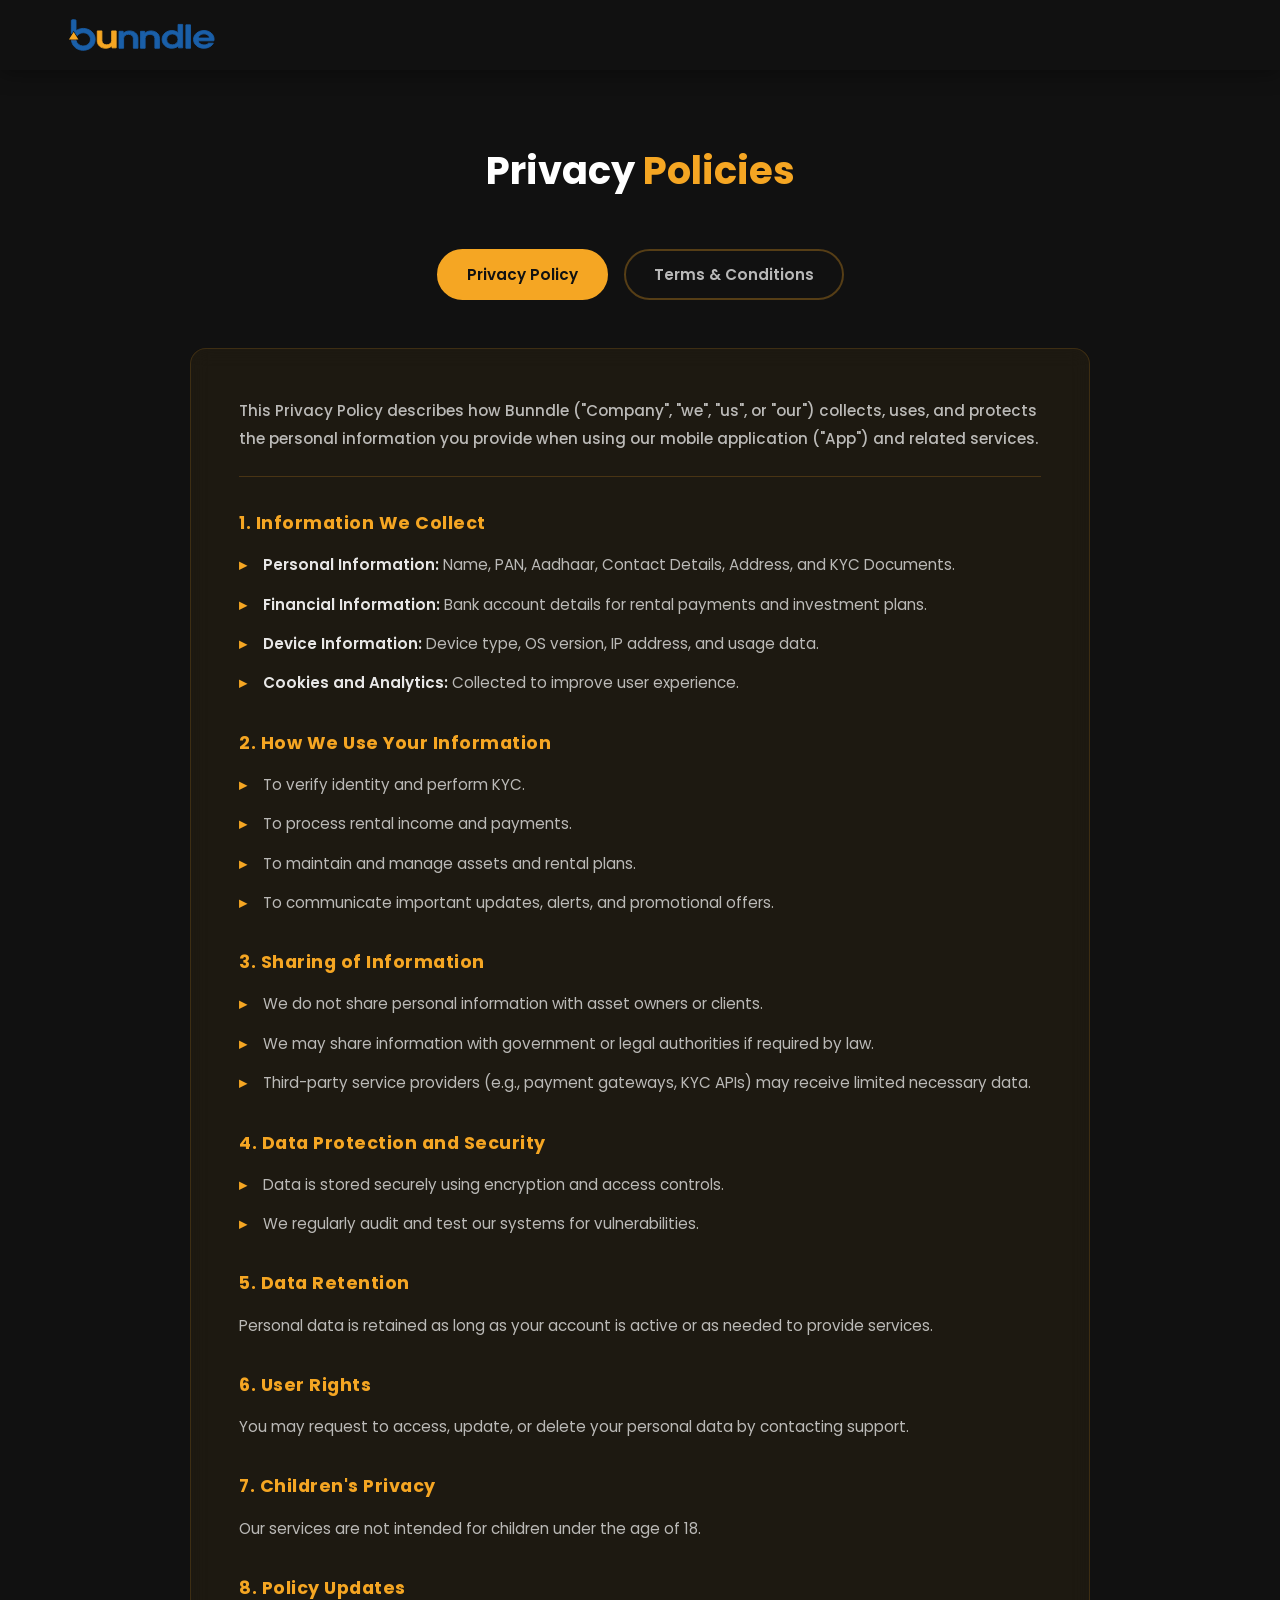
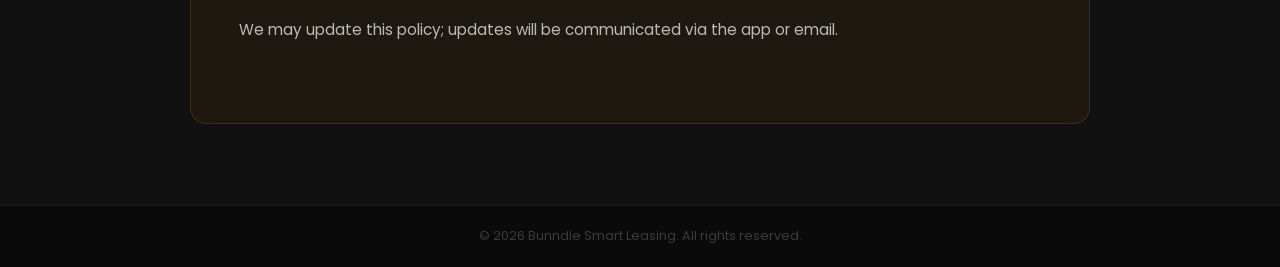
<file: privacy-and-terms.html>
<!DOCTYPE html>
<html lang="en">
<head>
  <meta charset="UTF-8" />
  <meta name="viewport" content="width=device-width, initial-scale=1.0" />
  <title>Privacy & Terms - Bunndle</title>
  <link rel="icon" type="image/png" href="favicon.png" />
  <link rel="preconnect" href="https://fonts.googleapis.com" />
  <link rel="preconnect" href="https://fonts.gstatic.com" crossorigin />
  <link href="https://fonts.googleapis.com/css2?family=Poppins:wght@300;400;500;600;700;800&display=swap" rel="stylesheet" />
  <link rel="stylesheet" href="styles.css" />
</head>
<body>

  <!-- NAVBAR -->
  <header id="navbar">
    <nav class="nav-container">
      <div class="logo" id="navLogo">
        <a href="index.html">
          <img src="images/bunndle_website_logo.svg" alt="Bunndle" class="logo-img" />
        </a>
      </div>
    </nav>
  </header>

  <!-- PRIVACY & TERMS -->
  <section id="privacy-terms" style="padding-top: 60px;">
    <div class="section-container">
      <h2 class="section-title" id="pageHeading">Privacy <span class="highlight">Policies</span></h2>

      <div class="policy-tabs">
        <button class="policy-tab active" data-tab="privacy">Privacy Policy</button>
        <button class="policy-tab" data-tab="terms">Terms &amp; Conditions</button>
      </div>

      <div class="policy-content">

        <!-- Privacy Policy -->
        <div class="policy-panel active" id="privacy">
          <div class="policy-section">
            <p class="policy-intro">This Privacy Policy describes how Bunndle ("Company", "we", "us", or "our") collects, uses, and protects the personal information you provide when using our mobile application ("App") and related services.</p>
          </div>
          <div class="policy-section">
            <h3>1. Information We Collect</h3>
            <ul class="policy-list">
              <li><strong>Personal Information:</strong> Name, PAN, Aadhaar, Contact Details, Address, and KYC Documents.</li>
              <li><strong>Financial Information:</strong> Bank account details for rental payments and investment plans.</li>
              <li><strong>Device Information:</strong> Device type, OS version, IP address, and usage data.</li>
              <li><strong>Cookies and Analytics:</strong> Collected to improve user experience.</li>
            </ul>
          </div>
          <div class="policy-section">
            <h3>2. How We Use Your Information</h3>
            <ul class="policy-list">
              <li>To verify identity and perform KYC.</li>
              <li>To process rental income and payments.</li>
              <li>To maintain and manage assets and rental plans.</li>
              <li>To communicate important updates, alerts, and promotional offers.</li>
            </ul>
          </div>
          <div class="policy-section">
            <h3>3. Sharing of Information</h3>
            <ul class="policy-list">
              <li>We do not share personal information with asset owners or clients.</li>
              <li>We may share information with government or legal authorities if required by law.</li>
              <li>Third-party service providers (e.g., payment gateways, KYC APIs) may receive limited necessary data.</li>
            </ul>
          </div>
          <div class="policy-section">
            <h3>4. Data Protection and Security</h3>
            <ul class="policy-list">
              <li>Data is stored securely using encryption and access controls.</li>
              <li>We regularly audit and test our systems for vulnerabilities.</li>
            </ul>
          </div>
          <div class="policy-section">
            <h3>5. Data Retention</h3>
            <p>Personal data is retained as long as your account is active or as needed to provide services.</p>
          </div>
          <div class="policy-section">
            <h3>6. User Rights</h3>
            <p>You may request to access, update, or delete your personal data by contacting support.</p>
          </div>
          <div class="policy-section">
            <h3>7. Children's Privacy</h3>
            <p>Our services are not intended for children under the age of 18.</p>
          </div>
          <div class="policy-section">
            <h3>8. Policy Updates</h3>
            <p>We may update this policy; updates will be communicated via the app or email.</p>
          </div>
        </div>

        <!-- Terms & Conditions -->
        <div class="policy-panel" id="terms">
          <div class="policy-section">
            <p class="policy-intro">Welcome to Bunndle, a mobile application operated by Bunndle ("Company", "we", "us", or "our"). By accessing or using our application ("App") or any of our services, you agree to be bound by these Terms and Conditions.</p>
          </div>
          <div class="policy-section">
            <h3>1. Nature of Services</h3>
            <ul class="policy-list">
              <li>Bunndle leases assets from Owners (Lessors) and rents to Clients (Lessees).</li>
              <li>Buyers can invest in rental income plans and earn fixed returns.</li>
              <li>Company retains legal ownership and control of all assets.</li>
            </ul>
          </div>
          <div class="policy-section">
            <h3>2. Eligibility</h3>
            <ul class="policy-list">
              <li>Must be 18+ and legally able to enter into an agreement.</li>
              <li>Must complete KYC verification.</li>
            </ul>
          </div>
          <div class="policy-section">
            <h3>3. User Accounts</h3>
            <ul class="policy-list">
              <li>Users must register an account.</li>
              <li>Responsible for maintaining account security.</li>
              <li>Must provide accurate and up-to-date information.</li>
            </ul>
          </div>
          <div class="policy-section">
            <h3>4. KYC &amp; Documentation</h3>
            <ul class="policy-list">
              <li>Mandatory for all users.</li>
              <li><strong>Individuals:</strong> PAN and address proof (Aadhaar, DL, etc.).</li>
              <li><strong>Establishments:</strong> PAN, COI, GST, MSME, or IEC.</li>
            </ul>
          </div>
          <div class="policy-section">
            <h3>5. Rental Plan &amp; Payments</h3>
            <ul class="policy-list">
              <li>Buyers receive rental as per plan.</li>
              <li>Rent credited between 5th–10th each month.</li>
              <li>6-month lock-in on plans; early withdrawal not permitted.</li>
              <li>Buyers have no control or right of usage over assets.</li>
            </ul>
          </div>
          <div class="policy-section">
            <h3>6. Maintenance &amp; Liability</h3>
            <ul class="policy-list">
              <li>Company manages maintenance.</li>
              <li>Clients are liable for damages during usage.</li>
              <li>Company covers damage while in its possession.</li>
              <li>Heavy repairs due to faults borne by Owner.</li>
              <li>Assets must be fully insured.</li>
            </ul>
          </div>
          <div class="policy-section">
            <h3>7. Use of Funds</h3>
            <p>Used for asset acquisition, leasing, and maintenance.</p>
          </div>
          <div class="policy-section">
            <h3>8. Risk Disclosure</h3>
            <ul class="policy-list">
              <li>Subject to market and asset performance risks.</li>
              <li>Returns not guaranteed.</li>
              <li>Depreciation applied to asset value annually.</li>
              <li>Not liable for repossession due to financing defaults.</li>
              <li>Not liable for Force Majeure losses.</li>
            </ul>
          </div>
          <div class="policy-section">
            <h3>9. Fraudulent Activity</h3>
            <p>Fake documents lead to account and agreement termination.</p>
          </div>
          <div class="policy-section">
            <h3>10. License and App Usage</h3>
            <ul class="policy-list">
              <li>Limited, non-transferable license granted for App use.</li>
              <li>Prohibited from reverse engineering or unauthorized use.</li>
            </ul>
          </div>
          <div class="policy-section">
            <h3>11. Data Collection and Privacy</h3>
            <ul class="policy-list">
              <li>Data collected for verification, operation, and compliance.</li>
              <li>Consent to data use is implied by app use.</li>
            </ul>
          </div>
          <div class="policy-section">
            <h3>12. Notifications &amp; Communication</h3>
            <p>Users agree to receive notifications and alerts.</p>
          </div>
          <div class="policy-section">
            <h3>13. Third-Party Services</h3>
            <p>We are not responsible for external services linked in the app.</p>
          </div>
          <div class="policy-section">
            <h3>14. Account Suspension or Termination</h3>
            <p>Breach of terms or fraudulent activity can lead to suspension.</p>
          </div>
          <div class="policy-section">
            <h3>15. Intellectual Property</h3>
            <p>All content is Bunndle's IP. No unauthorized use allowed.</p>
          </div>
          <div class="policy-section">
            <h3>16. Updates and Changes</h3>
            <p>Terms and App updates may happen. Continued use implies consent.</p>
          </div>
          <div class="policy-section">
            <h3>17. Limitation of Liability</h3>
            <p>No liability for indirect or consequential damages.</p>
          </div>
          <div class="policy-section">
            <h3>18. Governing Law and Jurisdiction</h3>
            <p>Governed by Indian law; disputes under Gautam Buddha Nagar (Noida) jurisdiction.</p>
          </div>
        </div>

      </div>
    </div>
  </section>

  <!-- FOOTER -->
  <footer id="footer">
    <div class="footer-bottom">
      <p>&copy; 2026 Bunndle Smart Leasing. All rights reserved.</p>
    </div>
  </footer>

  <script>
    const headings = {
      privacy: 'Privacy <span class="highlight">Policies</span>',
      terms: 'Terms &amp; <span class="highlight">Conditions</span>'
    };

    document.addEventListener('DOMContentLoaded', () => {
      document.querySelectorAll('.policy-tab').forEach(btn => {
        btn.addEventListener('click', () => {
          document.querySelectorAll('.policy-tab').forEach(b => b.classList.remove('active'));
          document.querySelectorAll('.policy-panel').forEach(p => p.classList.remove('active'));
          btn.classList.add('active');
          document.getElementById(btn.dataset.tab).classList.add('active');
          document.getElementById('pageHeading').innerHTML = headings[btn.dataset.tab];
        });
      });
    });
  </script>

</body>
</html>
</file>
<file: styles.css>
/* =============================================
   BUNNDLE – styles.css
   Mobile-first, pure CSS, no frameworks
   ============================================= */

/* ---- CSS Variables ---- */
:root {
  --primary: #f5a623;
  --dark: #111111;
  --dark-2: #1a1a1a;
  --dark-3: #222222;
  --blue: #1a5fa8;
  --white: #ffffff;
  --light-bg: #f7f8fa;
  --text-muted: #888888;
  --card-shadow: 0 4px 24px rgba(0, 0, 0, 0.08);
  --card-shadow-hover: 0 12px 40px rgba(0, 0, 0, 0.16);
  --radius: 12px;
  --font: 'Poppins', sans-serif;
  --transition: 0.3s ease;
  --nav-height: 70px;
}

/* ---- Reset & Base ---- */
*, *::before, *::after {
  box-sizing: border-box;
  margin: 0;
  padding: 0;
}

html {
  scroll-behavior: smooth;
}

body {
  font-family: var(--font);
  color: var(--dark);
  background: var(--white);
  line-height: 1.6;
  overflow-x: hidden;
  width: 100%;
}

a {
  text-decoration: none;
  color: inherit;
}

ul {
  list-style: none;
}

img {
  max-width: 100%;
  display: block;
}

/* ---- Logo ---- */
.logo { display: flex; align-items: center; }

.logo-img {
  height: 48px;
  width: auto;
  object-fit: contain;
  display: block;
}

.footer-col .logo-img {
  height: 52px;
}

/* Text fallback logo */
.logo-text {
  font-family: 'Arial Black', Arial, sans-serif;
  font-weight: 900;
  font-size: 32px;
  line-height: 1;
}
.logo-b    { color: #1a5fa8; }
.logo-u    { color: #f5a623; }
.logo-rest { color: #1a5fa8; }

/* ---- Utility ---- */
.highlight {
  color: var(--primary);
}

.section-container {
  max-width: 1200px;
  margin: 0 auto;
  padding: 80px 24px;
}

.section-title {
  font-size: clamp(1.6rem, 4vw, 2.4rem);
  font-weight: 700;
  text-align: center;
  margin-bottom: 48px;
}

/* ---- Buttons ---- */
.btn {
  display: inline-flex;
  align-items: center;
  justify-content: center;
  padding: 14px 32px;
  border-radius: 50px;
  font-family: var(--font);
  font-size: 0.95rem;
  font-weight: 600;
  cursor: pointer;
  transition: transform var(--transition), box-shadow var(--transition), background var(--transition);
  border: 2px solid transparent;
}

.btn-primary {
  background: var(--primary);
  color: var(--dark);
  border-color: var(--primary);
}

.btn-primary:hover {
  background: #e0941a;
  border-color: #e0941a;
  transform: translateY(-2px);
  box-shadow: 0 8px 24px rgba(245, 166, 35, 0.35);
}

.btn-outline {
  background: transparent;
  color: var(--white);
  border-color: var(--white);
}

.btn-outline:hover {
  background: var(--white);
  color: var(--dark);
  transform: translateY(-2px);
}

.btn-sm {
  padding: 10px 22px;
  font-size: 0.85rem;
}

/* ---- Image Placeholder ---- */
.img-placeholder {
  background: #2a2a2a;
  border-radius: var(--radius);
  display: flex;
  align-items: center;
  justify-content: center;
  color: #888;
  font-size: 14px;
  font-family: monospace;
}

/* ---- Fade-in Animation ---- */
.fade-in {
  opacity: 0;
  transform: translateY(28px);
  transition: opacity 0.65s ease, transform 0.65s ease;
}

.fade-in.visible {
  opacity: 1;
  transform: translateY(0);
}

/* =============================================
   NAVBAR
   ============================================= */
#navbar {
  position: fixed;
  top: 0;
  left: 0;
  width: 100%;
  z-index: 1000;
  background: var(--dark);
  box-shadow: 0 2px 20px rgba(0, 0, 0, 0.4);
}

.nav-container {
  max-width: 1200px;
  margin: 0 auto;
  padding: 0 24px;
  height: var(--nav-height);
  display: flex;
  align-items: center;
  justify-content: space-between;
}

.nav-links {
  display: none;
  gap: 32px;
}

.nav-links a {
  color: var(--white);
  font-size: 0.9rem;
  font-weight: 500;
  position: relative;
  transition: color var(--transition);
}

.nav-links a::after {
  content: '';
  position: absolute;
  bottom: -4px;
  left: 0;
  width: 0;
  height: 2px;
  background: var(--primary);
  transition: width var(--transition);
}

.nav-links a:hover {
  color: var(--primary);
}

.nav-links a:hover::after {
  width: 100%;
}

/* Hamburger */
.hamburger {
  display: flex;
  flex-direction: column;
  gap: 5px;
  background: none;
  border: none;
  cursor: pointer;
  padding: 4px;
}

.hamburger span {
  display: block;
  width: 26px;
  height: 2px;
  background: var(--white);
  border-radius: 2px;
  transition: transform var(--transition), opacity var(--transition);
}

.hamburger.open span:nth-child(1) {
  transform: translateY(7px) rotate(45deg);
}

.hamburger.open span:nth-child(2) {
  opacity: 0;
}

.hamburger.open span:nth-child(3) {
  transform: translateY(-7px) rotate(-45deg);
}

/* Mobile nav open */
.nav-links.open {
  display: flex;
  flex-direction: column;
  position: absolute;
  top: var(--nav-height);
  left: 0;
  width: 100%;
  background: var(--dark);
  padding: 24px;
  gap: 20px;
}

/* =============================================
   HERO
   ============================================= */
#hero {
  min-height: 100vh;
  background: var(--dark);
  display: flex;
  flex-direction: column;
  align-items: center;
  justify-content: center;
  padding: calc(var(--nav-height) + 48px) 24px 80px;
  gap: 48px;
  overflow: hidden;
  width: 100%;
  box-sizing: border-box;
}

.hero-content {
  max-width: 600px;
  text-align: center;
}

.hero-content h1 {
  font-size: clamp(2rem, 6vw, 3.4rem);
  font-weight: 800;
  color: var(--white);
  line-height: 1.2;
  margin-bottom: 20px;
}

.hero-sub {
  color: #aaaaaa;
  font-size: 1.05rem;
  margin-bottom: 36px;
}

.hero-cta {
  display: flex;
  gap: 16px;
  flex-wrap: wrap;
  justify-content: center;
  margin-bottom: 32px;
}

/* Store Badges */
.store-badges {
  display: flex;
  gap: 16px;
  flex-wrap: wrap;
  justify-content: center;
}

.badge {
  display: flex;
  align-items: center;
  gap: 10px;
  background: #1e1e1e;
  border: 1px solid #333;
  border-radius: 10px;
  padding: 10px 18px;
  color: var(--white);
  transition: border-color var(--transition);
}

.badge:hover {
  border-color: var(--primary);
}

.badge svg {
  color: var(--primary);
  flex-shrink: 0;
}

.badge-sub {
  display: block;
  font-size: 0.65rem;
  color: var(--text-muted);
  line-height: 1;
}

.badge-main {
  display: block;
  font-size: 0.85rem;
  font-weight: 600;
  line-height: 1.4;
}

/* Hero image */
.hero-image {
  width: 100%;
  max-width: 520px;
  min-width: 0;
  overflow: hidden;
}

.hero-placeholder {
  width: 100%;
  height: 280px;
  border: 1px solid #333;
}

/* =============================================
   HERO CAROUSEL
   ============================================= */
.carousel {
  position: relative;
  width: 100%;
  border-radius: 20px;
  overflow: hidden;
  background: #1a1a1a;
  box-shadow: 0 24px 60px rgba(0,0,0,0.5);
  user-select: none;
}

.carousel-track {
  display: flex;
  transition: transform 0.55s cubic-bezier(0.4, 0, 0.2, 1);
  will-change: transform;
  width: 100%;
}

.carousel-slide {
  min-width: 100%;
  width: 100%;
  flex-shrink: 0;
  overflow: hidden;
}

.carousel-slide img {
  width: 100%;
  height: auto;
  aspect-ratio: 3 / 2;
  object-fit: contain;
  object-position: center;
  display: block;
  background: #1a1a1a;
}

.carousel-placeholder {
  width: 100%;
  aspect-ratio: 3 / 2;
  height: auto;
  border-radius: 0;
  font-size: 0.9rem;
}

/* Mobile carousel height */
@media (max-width: 640px) {
  .carousel-slide img {
    height: 240px;
  }
  .carousel-placeholder {
    height: 240px;
  }
}



.carousel-btn {
  position: absolute;
  top: 50%;
  transform: translateY(-50%);
  width: 44px; height: 44px;
  border-radius: 50%;
  background: rgba(20, 20, 20, 0.75);
  border: 1.5px solid rgba(255,255,255,0.2);
  color: #fff;
  display: flex;
  align-items: center;
  justify-content: center;
  cursor: pointer;
  transition: background var(--transition), border-color var(--transition), transform var(--transition);
  z-index: 2;
  backdrop-filter: blur(8px);
  box-shadow: 0 4px 16px rgba(0,0,0,0.4);
}

.carousel-btn svg {
  width: 22px; height: 22px;
  stroke-width: 2.5;
}

.carousel-btn:hover {
  background: var(--primary);
  border-color: var(--primary);
  color: var(--dark);
  transform: translateY(-50%) scale(1.08);
}

.carousel-prev { left: 14px; }
.carousel-next { right: 14px; }

.carousel-dots {
  position: absolute;
  bottom: 14px;
  left: 50%;
  transform: translateX(-50%);
  display: flex;
  gap: 8px;
  z-index: 2;
}

.carousel-dot {
  width: 8px; height: 8px;
  border-radius: 50%;
  background: rgba(255,255,255,0.3);
  border: none;
  cursor: pointer;
  padding: 0;
  transition: background var(--transition), transform var(--transition);
}

.carousel-dot.active {
  background: var(--primary);
  transform: scale(1.3);
}

/* =============================================
   FEATURES
   ============================================= */
#features {
  background: var(--light-bg);
}

.features-grid {
  display: grid;
  grid-template-columns: 1fr;
  gap: 24px;
}

.feature-card {
  background: var(--white);
  border-radius: var(--radius);
  padding: 32px 28px;
  box-shadow: var(--card-shadow);
  transition: transform var(--transition), box-shadow var(--transition);
}

.feature-card:hover {
  transform: translateY(-6px);
  box-shadow: var(--card-shadow-hover);
}

.feature-icon {
  width: 52px;
  height: 52px;
  background: rgba(245,166,35,0.1);
  border-radius: 14px;
  display: flex;
  align-items: center;
  justify-content: center;
  margin-bottom: 16px;
}

.feature-card h3 {
  font-size: 1.05rem;
  font-weight: 600;
  margin-bottom: 8px;
  color: var(--dark);
}

.feature-card p {
  font-size: 0.9rem;
  color: #555;
  line-height: 1.6;
}

/* =============================================
   HOW IT WORKS
   ============================================= */
#how-it-works {
  background: var(--dark-2);
}

#how-it-works .section-title {
  color: var(--white);
}

.steps-wrapper {
  display: flex;
  flex-direction: column;
  align-items: center;
  gap: 0;
}

.step {
  background: var(--dark-3);
  border-radius: var(--radius);
  padding: 32px 28px;
  text-align: center;
  max-width: 260px;
  width: 100%;
  border: 1px solid #2e2e2e;
  transition: border-color var(--transition);
}

.step:hover {
  border-color: var(--primary);
}

.step-number {
  font-size: 2.5rem;
  font-weight: 800;
  color: var(--primary);
  line-height: 1;
  margin-bottom: 12px;
}

.step h3 {
  font-size: 1rem;
  font-weight: 600;
  color: var(--white);
  margin-bottom: 8px;
}

.step p {
  font-size: 0.85rem;
  color: #999;
}

/* Connector (vertical on mobile) */
.step-connector {
  width: 2px;
  height: 40px;
  background: repeating-linear-gradient(
    to bottom,
    var(--primary) 0,
    var(--primary) 6px,
    transparent 6px,
    transparent 12px
  );
}

/* =============================================
   CAR SHOWCASE
   ============================================= */
#cars {
  background: var(--light-bg);
}

.cars-header { text-align: center; }
.cars-subtext { color: #666; font-size: 0.95rem; margin-top: -32px; margin-bottom: 32px; }

/* Trust strip */
.trust-strip {
  display: flex;
  flex-wrap: wrap;
  gap: 12px;
  justify-content: center;
  margin-bottom: 48px;
}
.trust-item {
  display: flex;
  align-items: center;
  gap: 8px;
  background: var(--white);
  border: 1px solid #e0e0e0;
  border-radius: 50px;
  padding: 6px 16px;
  font-size: 0.82rem;
  font-weight: 600;
  color: var(--dark);
}
.trust-dot {
  width: 8px; height: 8px;
  border-radius: 50%;
  background: var(--primary);
  flex-shrink: 0;
}

.cars-grid {
  display: grid;
  grid-template-columns: 1fr;
  gap: 28px;
}

.car-card {
  background: var(--white);
  border-radius: var(--radius);
  overflow: hidden;
  box-shadow: var(--card-shadow);
  transition: transform var(--transition), box-shadow var(--transition);
  position: relative;
}

.car-card:hover {
  transform: scale(1.02);
  box-shadow: var(--card-shadow-hover);
}

.car-verified-badge {
  position: absolute;
  top: 12px; left: 12px;
  background: rgba(0,0,0,0.7);
  color: #fff;
  font-size: 0.72rem;
  font-weight: 600;
  padding: 4px 10px;
  border-radius: 50px;
  z-index: 1;
  backdrop-filter: blur(4px);
}

.car-img-placeholder {
  width: 100%;
  height: 200px;
  border-radius: 0;
}

.car-info {
  padding: 20px 24px;
  display: flex;
  flex-direction: column;
  gap: 10px;
}

.car-info h3 {
  font-size: 1rem;
  font-weight: 600;
}

.car-desc {
  font-size: 0.82rem;
  color: #888;
  margin: 0;
}

.rent-badge {
  display: inline-block;
  background: rgba(245, 166, 35, 0.12);
  color: var(--primary);
  border: 1px solid var(--primary);
  border-radius: 50px;
  padding: 4px 14px;
  font-size: 0.82rem;
  font-weight: 600;
  width: fit-content;
}

/* =============================================
   LIST YOUR CAR (SECONDARY)
   ============================================= */
#list-car {
  background: linear-gradient(135deg, var(--dark) 0%, #0d2a4a 60%, var(--dark-2) 100%);
  position: relative;
  overflow: hidden;
}

#list-car::before {
  content: '';
  position: absolute;
  inset: 0;
  background: radial-gradient(ellipse at 70% 50%, rgba(26,95,168,0.2) 0%, transparent 70%);
  pointer-events: none;
}

.list-car-inner {
  position: relative;
  z-index: 1;
  max-width: 1200px;
  margin: 0 auto;
  padding: 80px 24px;
  display: flex;
  flex-direction: column;
  gap: 48px;
  align-items: center;
}

.list-car-tag {
  display: inline-block;
  background: rgba(245,166,35,0.15);
  color: var(--primary);
  border: 1px solid rgba(245,166,35,0.3);
  border-radius: 50px;
  padding: 5px 14px;
  font-size: 0.75rem;
  font-weight: 700;
  letter-spacing: 1px;
  text-transform: uppercase;
  margin-bottom: 14px;
}

.list-car-content h2 {
  font-size: clamp(1.6rem, 4vw, 2.4rem);
  font-weight: 800;
  color: var(--white);
  margin-bottom: 14px;
}

.list-car-content p {
  color: rgba(255,255,255,0.6);
  font-size: 0.95rem;
  max-width: 480px;
  margin-bottom: 24px;
}

.list-car-perks {
  list-style: none;
  display: flex;
  flex-direction: column;
  gap: 10px;
  margin-bottom: 32px;
}

.list-car-perks li {
  color: rgba(255,255,255,0.8);
  font-size: 0.9rem;
  display: flex;
  align-items: center;
  gap: 10px;
}

.list-car-image { width: 100%; max-width: 480px; }
.list-car-placeholder { width: 100%; aspect-ratio: 16/9; }

/* =============================================
   HERO TAG
   ============================================= */
.hero-tag {
  display: inline-block;
  background: rgba(245,166,35,0.12);
  color: var(--primary);
  border: 1px solid rgba(245,166,35,0.3);
  border-radius: 50px;
  padding: 6px 16px;
  font-size: 0.78rem;
  font-weight: 600;
  letter-spacing: 0.5px;
  margin-bottom: 20px;
}

/* =============================================
   PRIVACY & TERMS
   ============================================= */
#privacy-terms {
  background: var(--dark);
}

#privacy-terms .section-title {
  color: var(--white);
  margin-bottom: 48px;
}

.policy-tabs {
  display: flex;
  gap: 16px;
  margin-bottom: 48px;
  justify-content: center;
  flex-wrap: wrap;
}

.policy-tab {
  padding: 12px 28px;
  border-radius: 50px;
  font-family: var(--font);
  font-size: 0.95rem;
  font-weight: 600;
  cursor: pointer;
  border: 2px solid rgba(245, 166, 35, 0.3);
  background: transparent;
  color: rgba(255, 255, 255, 0.7);
  transition: all var(--transition);
}

.policy-tab:hover {
  border-color: var(--primary);
  color: var(--white);
}

.policy-tab.active {
  background: var(--primary);
  color: var(--dark);
  border-color: var(--primary);
}

.policy-content {
  max-width: 900px;
  margin: 0 auto;
  background: rgba(255, 166, 35, 0.05);
  border: 1px solid rgba(255, 166, 35, 0.15);
  border-radius: 16px;
  padding: 48px;
  backdrop-filter: blur(10px);
}

.policy-panel {
  display: none;
  animation: fadeInPolicy 0.4s ease;
}

.policy-panel.active {
  display: block;
}

@keyframes fadeInPolicy {
  from {
    opacity: 0;
    transform: translateY(8px);
  }
  to {
    opacity: 1;
    transform: translateY(0);
  }
}

.policy-intro {
  color: rgba(255, 255, 255, 0.8);
  font-size: 1rem;
  line-height: 1.8;
  margin-bottom: 36px;
  padding-bottom: 24px;
  border-bottom: 1px solid rgba(255, 166, 35, 0.2);
  font-weight: 500;
}

.policy-section {
  margin-bottom: 32px;
}

.policy-section h3 {
  color: var(--primary);
  font-size: 1.1rem;
  font-weight: 700;
  margin-bottom: 14px;
  letter-spacing: 0.5px;
}

.policy-section p {
  color: rgba(255, 255, 255, 0.7);
  font-size: 0.95rem;
  line-height: 1.8;
  margin: 0;
}

.policy-list {
  list-style: none;
  padding: 0;
  margin: 0;
}

.policy-list li {
  color: rgba(255, 255, 255, 0.7);
  font-size: 0.95rem;
  line-height: 1.8;
  margin-bottom: 12px;
  padding-left: 24px;
  position: relative;
}

.policy-list li::before {
  content: '▸';
  position: absolute;
  left: 0;
  color: var(--primary);
  font-weight: bold;
}

.policy-list li strong {
  color: rgba(255, 255, 255, 0.9);
  font-weight: 600;
}

/* =============================================
   SOCIAL MEDIA
   ============================================= */
#social {
  background: var(--white);
}

.social-icons {
  display: flex;
  gap: 20px;
  justify-content: center;
  flex-wrap: wrap;
}

.social-btn {
  width: 60px;
  height: 60px;
  border-radius: 50%;
  display: flex;
  align-items: center;
  justify-content: center;
  transition: transform var(--transition), box-shadow var(--transition);
  color: var(--white);
}

.social-btn:hover {
  transform: translateY(-4px) scale(1.08);
  box-shadow: 0 8px 24px rgba(0, 0, 0, 0.2);
}

.social-btn.instagram { background: radial-gradient(circle at 30% 107%, #fdf497 0%, #fdf497 5%, #fd5949 45%, #d6249f 60%, #285AEB 90%); }
.social-btn.whatsapp  { background: #25D366; }
.social-btn.facebook  { background: #1877F2; }
.social-btn.linkedin  { background: #0A66C2; }
.social-btn.twitter   { background: #000000; }

/* =============================================
   CONTACT
   ============================================= */
#contact {
  background: var(--dark-2);
}

#contact .section-title {
  color: var(--white);
}

.contact-form {
  max-width: 640px;
  margin: 0 auto;
  display: flex;
  flex-direction: column;
  gap: 16px;
}

.contact-subtext {
  color: #aaa;
  text-align: center;
  font-size: 0.92rem;
  margin-top: -36px;
  margin-bottom: 36px;
}

.form-group select {
  width: 100%;
  background: #1e1e1e;
  border: 1px solid #333;
  border-radius: 8px;
  padding: 14px 18px;
  color: var(--white);
  font-family: var(--font);
  font-size: 0.95rem;
  transition: border-color var(--transition);
  outline: none;
  appearance: none;
  cursor: pointer;
}

.form-group select:focus { border-color: var(--primary); }
.form-group select option { background: #1e1e1e; }

.form-group input,
.form-group textarea {
  width: 100%;
  background: #1e1e1e;
  border: 1px solid #333;
  border-radius: 8px;
  padding: 14px 18px;
  color: var(--white);
  font-family: var(--font);
  font-size: 0.95rem;
  transition: border-color var(--transition);
  outline: none;
  resize: vertical;
}

.form-group input::placeholder,
.form-group textarea::placeholder {
  color: #666;
}

.form-group input:focus,
.form-group textarea:focus {
  border-color: var(--primary);
}

.form-success {
  margin-top: 12px;
  padding: 14px 18px;
  background: rgba(245, 166, 35, 0.1);
  border: 1px solid var(--primary);
  border-radius: 8px;
  color: var(--primary);
  font-size: 0.95rem;
  text-align: center;
}

/* =============================================
   FOOTER
   ============================================= */
#footer {
  background: #0a0a0a;
  border-top: 1px solid rgba(255,255,255,0.06);
}

.footer-container {
  max-width: 1200px;
  margin: 0 auto;
  padding: 72px 40px 48px;
  display: grid;
  grid-template-columns: 1.8fr 1fr 1fr;
  gap: 48px;
  align-items: start;
  grid-auto-flow: row;
}

/* Brand col */
.footer-brand-desc {
  color: rgba(255,255,255,0.4);
  font-size: 0.88rem;
  line-height: 1.7;
  margin-top: 14px;
  max-width: 260px;
}

.footer-tagline {
  color: rgba(255,255,255,0.4);
  font-size: 0.88rem;
  margin-top: 12px;
  max-width: 260px;
  line-height: 1.7;
}

/* Column headings */
.footer-col h4 {
  color: var(--white);
  font-size: 0.78rem;
  font-weight: 700;
  letter-spacing: 1.5px;
  text-transform: uppercase;
  margin-bottom: 20px;
  position: relative;
  padding-bottom: 12px;
}

.footer-col h4::after {
  content: '';
  position: absolute;
  bottom: 0; left: 0;
  width: 28px; height: 2px;
  background: var(--primary);
  border-radius: 2px;
}

/* Links */
.footer-links {
  list-style: none;
  display: flex;
  flex-direction: column;
  gap: 10px;
}

.footer-links a {
  color: rgba(255,255,255,0.45);
  font-size: 0.88rem;
  text-decoration: none;
  transition: color var(--transition), padding-left var(--transition);
  display: inline-block;
}

.footer-links a:hover {
  color: var(--primary);
  padding-left: 4px;
}

/* Contact col */
.footer-contact-item {
  display: flex;
  align-items: center;
  gap: 10px;
  color: rgba(255,255,255,0.45);
  font-size: 0.88rem;
  margin-bottom: 12px;
}

.footer-contact-item svg {
  flex-shrink: 0;
  opacity: 0.7;
}

.footer-col p {
  color: rgba(255,255,255,0.45);
  font-size: 0.88rem;
  margin-bottom: 10px;
  display: flex;
  align-items: center;
  gap: 8px;
}

/* Social icons */
.footer-social {
  display: flex;
  gap: 10px;
  margin-top: 20px;
  flex-wrap: wrap;
}

.footer-social a {
  width: 36px; height: 36px;
  border-radius: 10px;
  background: rgba(255,255,255,0.06);
  border: 1px solid rgba(255,255,255,0.08);
  display: flex;
  align-items: center;
  justify-content: center;
  color: rgba(255,255,255,0.5);
  transition: background var(--transition), color var(--transition), border-color var(--transition), transform var(--transition);
  text-decoration: none;
}

.footer-social a:hover {
  background: var(--primary);
  color: var(--dark);
  border-color: var(--primary);
  transform: translateY(-2px);
}

/* =============================================
   OFFICE LOCATIONS – Horizontal Row
   ============================================= */
.offices-col {
  grid-column: 1 / -1;
  display: flex;
  flex-direction: column;
  gap: 16px;
  margin-top: 32px;
  padding-top: 32px;
  border-top: 1px solid rgba(255, 255, 255, 0.1);
}

.offices-col h4 {
  color: var(--white);
  font-size: 0.75rem;
  font-weight: 700;
  letter-spacing: 2px;
  text-transform: uppercase;
  margin-bottom: 0;
  position: relative;
  padding-bottom: 12px;
  display: inline-block;
}

.offices-col h4::after {
  content: '';
  position: absolute;
  bottom: 0;
  left: 0;
  width: 28px;
  height: 2.5px;
  background: var(--primary);
  border-radius: 2px;
}

.offices-wrapper {
  display: flex;
  gap: 48px;
  flex-wrap: wrap;
}

.office-item {
  display: flex;
  align-items: flex-start;
  gap: 12px;
  flex: 1;
  min-width: 280px;
}

.office-icon {
  width: 18px;
  height: 18px;
  color: var(--primary);
  flex-shrink: 0;
  margin-top: 2px;
}

.office-addr {
  color: rgba(255, 255, 255, 0.62);
  font-size: 0.85rem;
  line-height: 1.6;
  margin: 0;
  font-weight: 400;
}

/* Bottom bar */
.footer-bottom {
  border-top: 1px solid rgba(255,255,255,0.06);
  padding: 20px 40px;
  text-align: center;
  max-width: 100%;
}

.footer-bottom p {
  color: rgba(255,255,255,0.2);
  font-size: 0.8rem;
}

/* =============================================
   RESPONSIVE – Tablet (≥ 640px)
   ============================================= */
@media (min-width: 640px) {
  .features-grid {
    grid-template-columns: repeat(2, 1fr);
  }

  .cars-grid {
    grid-template-columns: repeat(2, 1fr);
  }
}

/* =============================================
   RESPONSIVE – Desktop (≥ 1024px)
   ============================================= */
@media (min-width: 1024px) {
  /* Navbar */
  .nav-links {
    display: flex;
  }

  .hamburger {
    display: none;
  }

  /* Hero */
  #hero {
    flex-direction: row;
    justify-content: center;
    gap: 64px;
    padding: calc(var(--nav-height) + 60px) 48px 80px;
  }

  .hero-content {
    text-align: left;
  }

  .hero-cta,
  .store-badges {
    justify-content: flex-start;
  }

  .hero-placeholder {
    height: 380px;
  }

  /* Features */
  .features-grid {
    grid-template-columns: repeat(3, 1fr);
  }

  /* How It Works – horizontal layout */
  .steps-wrapper {
    flex-direction: row;
    align-items: flex-start;
    justify-content: center;
  }

  .step-connector {
    width: 60px;
    height: 2px;
    margin-top: 52px;
    background: repeating-linear-gradient(
      to right,
      var(--primary) 0,
      var(--primary) 6px,
      transparent 6px,
      transparent 12px
    );
  }

  /* Cars */
  .cars-grid {
    grid-template-columns: repeat(3, 1fr);
  }

  /* List Your Car */
  .list-car-inner {
    flex-direction: row;
    align-items: center;
    gap: 64px;
  }

  .list-car-content { flex: 1; }
  .list-car-image { flex: 1; }
}

/* Footer mobile — stack to single column */
@media (max-width: 767px) {
  .footer-container {
    grid-template-columns: 1fr;
    gap: 32px;
    padding: 48px 24px 32px;
  }

  .offices-col {
    gap: 16px;
  }
}

/* Tablet view */
@media (min-width: 768px) and (max-width: 1024px) {
  .footer-container {
    grid-template-columns: 1fr;
    padding: 48px 24px 32px;
    gap: 36px;
  }

  .footer-tagline { max-width: 100%; }

  .footer-bottom { padding: 16px 24px; }
}

/* =============================================
   CHATBOT WIDGET
   ============================================= */
#chatbotWidget {
  position: fixed;
  bottom: 24px;
  right: 24px;
  z-index: 2200;
  font-family: var(--font);
}

/* Ensure window is hidden by default */
#chatbotWindow[hidden] {
  display: none !important;
}

.chatbot-toggle {
  width: 60px;
  height: 60px;
  border-radius: 50%;
  background: var(--primary);
  border: none;
  cursor: pointer;
  display: flex;
  align-items: center;
  justify-content: center;
  color: var(--dark);
  box-shadow: 0 4px 24px rgba(245, 166, 35, 0.4);
  transition: transform var(--transition), box-shadow var(--transition);
}

.chatbot-toggle:hover {
  transform: scale(1.1);
  box-shadow: 0 6px 32px rgba(245, 166, 35, 0.5);
}

.chatbot-window {
  position: absolute;
  bottom: 80px;
  right: 20px;
  width: 360px;
  max-width: 92vw;
  max-height: calc(100vh - 120px);
  height: auto;
  background: var(--white);
  border-radius: 16px;
  box-shadow: 0 8px 48px rgba(0, 0, 0, 0.16);
  display: flex;
  flex-direction: column;
  animation: slideUp 0.4s cubic-bezier(0.34, 1.56, 0.64, 1);
  overflow: hidden;
}

@keyframes slideUp {
  from {
    opacity: 0;
    transform: translateY(24px) scale(0.95);
  }
  to {
    opacity: 1;
    transform: translateY(0) scale(1);
  }
}

.chatbot-header {
  background: linear-gradient(135deg, #f5a623 0%, #e8820c 50%, #c0392b 100%);
  color: var(--white);
  padding: 20px;
  border-radius: 16px 16px 0 0;
  display: flex;
  align-items: center;
  justify-content: space-between;
  border-bottom: none;
  box-shadow: 0 4px 16px rgba(245, 166, 35, 0.35);
}

.chatbot-header h3 {
  margin: 0;
  font-size: 1rem;
  font-weight: 700;
}

.chatbot-close {
  background: none;
  border: none;
  color: var(--white);
  cursor: pointer;
  padding: 0;
  display: flex;
  align-items: center;
  justify-content: center;
  width: 32px;
  height: 32px;
  border-radius: 8px;
  transition: background var(--transition);
  z-index: 2300;
  pointer-events: auto;
}

.chatbot-close:hover {
  background: rgba(255, 255, 255, 0.1);
}

.chatbot-messages {
  flex: 1;
  overflow-y: auto;
  padding: 16px;
  display: flex;
  flex-direction: column;
  gap: 12px;
  background: linear-gradient(180deg, #fff8ee 0%, #fff3e0 100%);
  overflow-x: hidden;
  scroll-behavior: smooth;
}

.chatbot-messages::-webkit-scrollbar {
  width: 6px;
}

.chatbot-messages::-webkit-scrollbar-track {
  background: #f0f0f0;
  border-radius: 10px;
}

.chatbot-messages::-webkit-scrollbar-thumb {
  background: var(--primary);
  border-radius: 10px;
}

.chatbot-messages::-webkit-scrollbar-thumb:hover {
  background: #e0941a;
}

.chatbot-message {
  display: flex;
  margin-bottom: 4px;
  animation: fadeInMessage 0.3s ease;
}

@keyframes fadeInMessage {
  from {
    opacity: 0;
    transform: translateY(8px);
  }
  to {
    opacity: 1;
    transform: translateY(0);
  }
}

.message-bot {
  justify-content: flex-start;
}

.message-user {
  justify-content: flex-end;
}

.message-text {
  max-width: 80%;
  padding: 10px 14px;
  border-radius: 12px;
  font-size: 0.9rem;
  line-height: 1.4;
  word-wrap: break-word;
  overflow-wrap: break-word;
  white-space: pre-wrap;
  word-break: break-word;
}

.message-bot .message-text {
  background: var(--white);
  color: var(--dark);
  border: 1px solid #e0e0e0;
  border-radius: 12px 12px 12px 4px;
}

.message-user .message-text {
  background: var(--primary);
  color: var(--dark);
  border-radius: 12px 12px 4px 12px;
}

.chatbot-options {
  padding: 16px;
  display: flex;
  flex-direction: column;
  gap: 10px;
  border-top: 1px solid #e0e0e0;
  background: var(--white);
  border-radius: 0 0 16px 16px;
  overflow-y: auto;
  max-height: 200px;
}

.chatbot-options::-webkit-scrollbar {
  width: 6px;
}

.chatbot-options::-webkit-scrollbar-track {
  background: transparent;
}

.chatbot-options::-webkit-scrollbar-thumb {
  background: var(--primary);
  border-radius: 10px;
}

.chatbot-option-btn {
  padding: 12px 14px;
  border: 1px solid var(--primary);
  background: transparent;
  color: var(--primary);
  border-radius: 10px;
  cursor: pointer;
  font-family: var(--font);
  font-size: 0.85rem;
  font-weight: 600;
  transition: all var(--transition);
  text-align: left;
  line-height: 1.3;
  word-wrap: break-word;
  overflow-wrap: break-word;
  white-space: normal;
  min-height: 44px;
  display: flex;
  align-items: center;
}

.chatbot-option-btn:hover {
  background: var(--primary);
  color: var(--dark);
  transform: translateX(4px);
  box-shadow: 0 2px 8px rgba(245, 166, 35, 0.2);
}

.chatbot-option-btn:active {
  transform: translateX(2px);
}

/* Mobile responsiveness */
@media (max-width: 1024px) {
  #chatbotWidget {
    bottom: 16px;
    right: 16px;
  }
}

@media (max-width: 768px) {
  .chatbot-window {
    width: calc(100vw - 32px);
    height: calc(100vh - 140px);
    max-height: 55vh;
    bottom: 90px;
  }

  .chatbot-option-btn {
    padding: 10px 12px;
    font-size: 0.8rem;
  }

  .message-text {
    font-size: 0.85rem;
    padding: 8px 12px;
  }

  .chatbot-header {
    padding: 16px;
  }

  .chatbot-header h3 {
    font-size: 0.95rem;
  }
}

@media (max-width: 480px) {
  #chatbotWidget {
    bottom: 12px;
    right: 12px;
  }

  .chatbot-toggle {
    width: 56px;
    height: 56px;
  }

  .chatbot-toggle svg {
    width: 20px;
    height: 20px;
  }

  .chatbot-window {
    width: calc(100vw - 24px);
    height: calc(100vh - 110px);
    max-height: 65vh;
    bottom: 75px;
    border-radius: 14px;
  }

  .chatbot-header {
    padding: 14px;
  }

  .chatbot-header h3 {
    font-size: 0.9rem;
  }

  .chatbot-close {
    width: 28px;
    height: 28px;
  }

  .chatbot-close svg {
    width: 18px;
    height: 18px;
  }

  .chatbot-messages {
    padding: 12px;
    gap: 8px;
  }

  .message-text {
    font-size: 0.8rem;
    padding: 8px 10px;
    max-width: 85%;
    line-height: 1.3;
  }

  .chatbot-options {
    padding: 12px;
    gap: 8px;
    max-height: 140px;
    overflow-y: auto;
  }

  .chatbot-option-btn {
    padding: 9px 10px;
    font-size: 0.75rem;
    border-radius: 8px;
  }
}

@media (max-width: 360px) {
  .chatbot-window {
    width: calc(100vw - 16px);
    height: 70vh;
    max-height: 70vh;
  }

  .message-text {
    font-size: 0.75rem;
    max-width: 90%;
  }

  .chatbot-option-btn {
    font-size: 0.7rem;
    padding: 8px 8px;
    min-height: 40px;
  }
}

/* Large screens optimization */
@media (min-width: 1440px) {
  .chatbot-window {
    width: 400px;
    height: 550px;
  }
}
</file>
